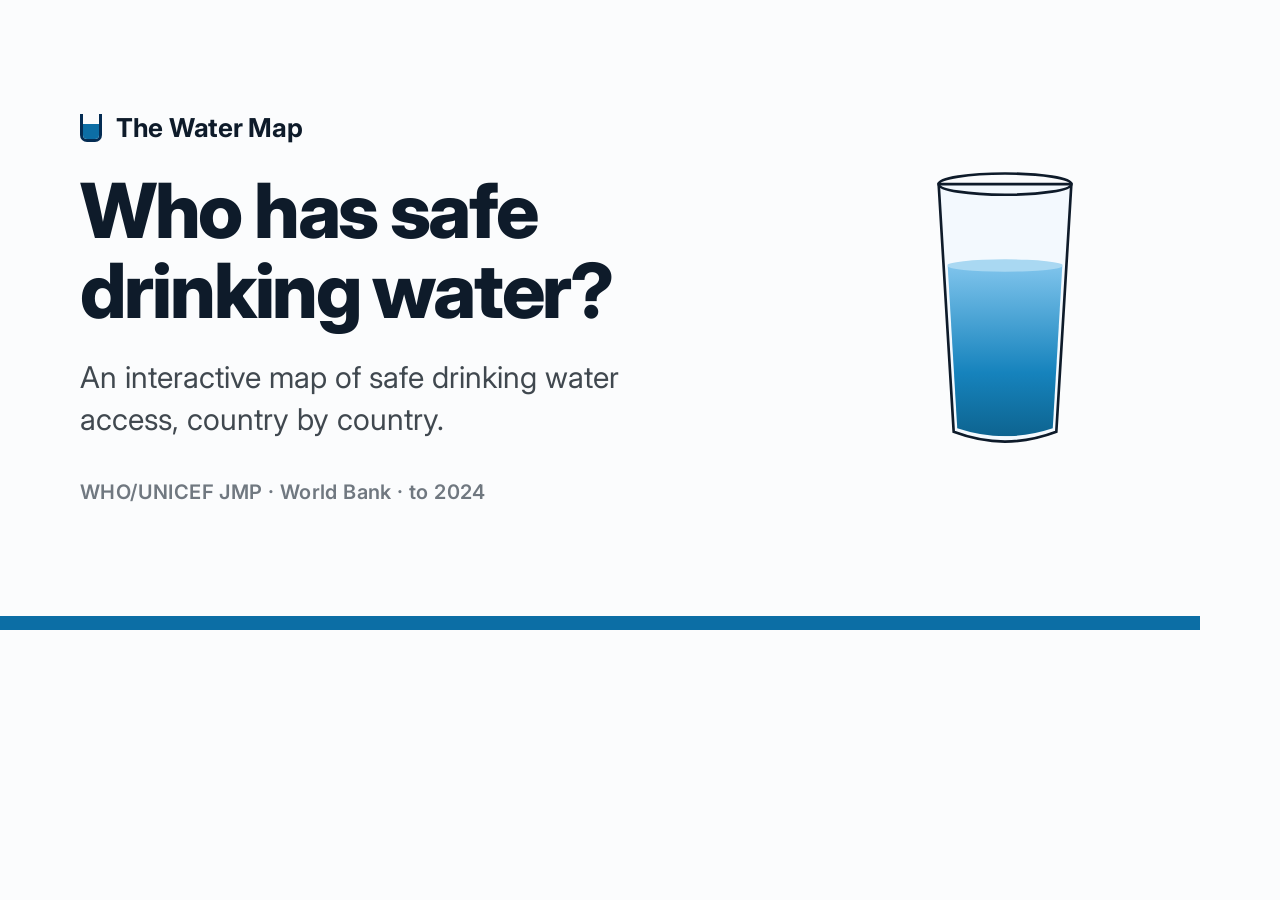
<file: assets/og-source.html>
<!DOCTYPE html>
<html>
<head>
<meta charset="utf-8" />
<link href="https://fonts.googleapis.com/css2?family=Inter:wght@400;600;700;800&display=swap" rel="stylesheet" />
<style>
  * { margin: 0; box-sizing: border-box; }
  html, body { width: 1200px; height: 630px; }
  body {
    font-family: Inter, sans-serif; background: #FBFCFD; color: #0E1B2A;
    display: flex; align-items: center; padding: 0 80px; gap: 56px; overflow: hidden;
    border-bottom: 14px solid #0c6ea5;
  }
  .left { flex: 1; }
  .kicker { display: flex; align-items: center; gap: 14px; margin-bottom: 28px; }
  .kicker .dot { width: 22px; height: 28px; border: 3px solid #042C53; border-top: none; border-radius: 0 0 7px 7px; position: relative; overflow: hidden; }
  .kicker .dot::after { content: ""; position: absolute; left: 0; right: 0; bottom: 0; height: 60%; background: #0c6ea5; }
  .kicker span { font-size: 26px; font-weight: 700; letter-spacing: -0.01em; }
  h1 { font-size: 76px; line-height: 1.04; letter-spacing: -0.03em; font-weight: 800; margin-bottom: 26px; }
  p { font-size: 30px; line-height: 1.4; color: #40484f; max-width: 640px; }
  .src { margin-top: 40px; font-size: 20px; font-weight: 600; color: #707880; letter-spacing: 0.02em; }
  .glass { width: 230px; height: 340px; flex-shrink: 0; }
</style>
</head>
<body>
  <div class="left">
    <div class="kicker"><span class="dot"></span><span>The Water Map</span></div>
    <h1>Who has safe<br/>drinking water?</h1>
    <p>An interactive map of safe drinking water access, country by country.</p>
    <div class="src">WHO/UNICEF JMP · World Bank · to 2024</div>
  </div>
  <svg class="glass" viewBox="0 0 260 380" xmlns="http://www.w3.org/2000/svg">
    <defs>
      <linearGradient id="w" x1="0" y1="0" x2="0" y2="1">
        <stop offset="0%" stop-color="#7fc4ec"/><stop offset="55%" stop-color="#1683bd"/><stop offset="100%" stop-color="#0a587f"/>
      </linearGradient>
      <clipPath id="in"><path d="M60,54 L200,54 L184,326 Q130,344 76,326 Z"/></clipPath>
    </defs>
    <path d="M55,50 L205,50 L188,330 Q130,352 72,330 Z" fill="#f3f9fe"/>
    <g clip-path="url(#in)">
      <rect x="48" y="142" width="164" height="220" fill="url(#w)"/>
      <ellipse cx="130" cy="142" rx="66" ry="7" fill="#a9d8f2"/>
    </g>
    <ellipse cx="130" cy="50" rx="75" ry="12" fill="none" stroke="#0E1B2A" stroke-width="3"/>
    <path d="M55,50 L205,50 L188,330 Q130,352 72,330 Z" fill="none" stroke="#0E1B2A" stroke-width="3"/>
  </svg>
</body>
</html>
</file>
